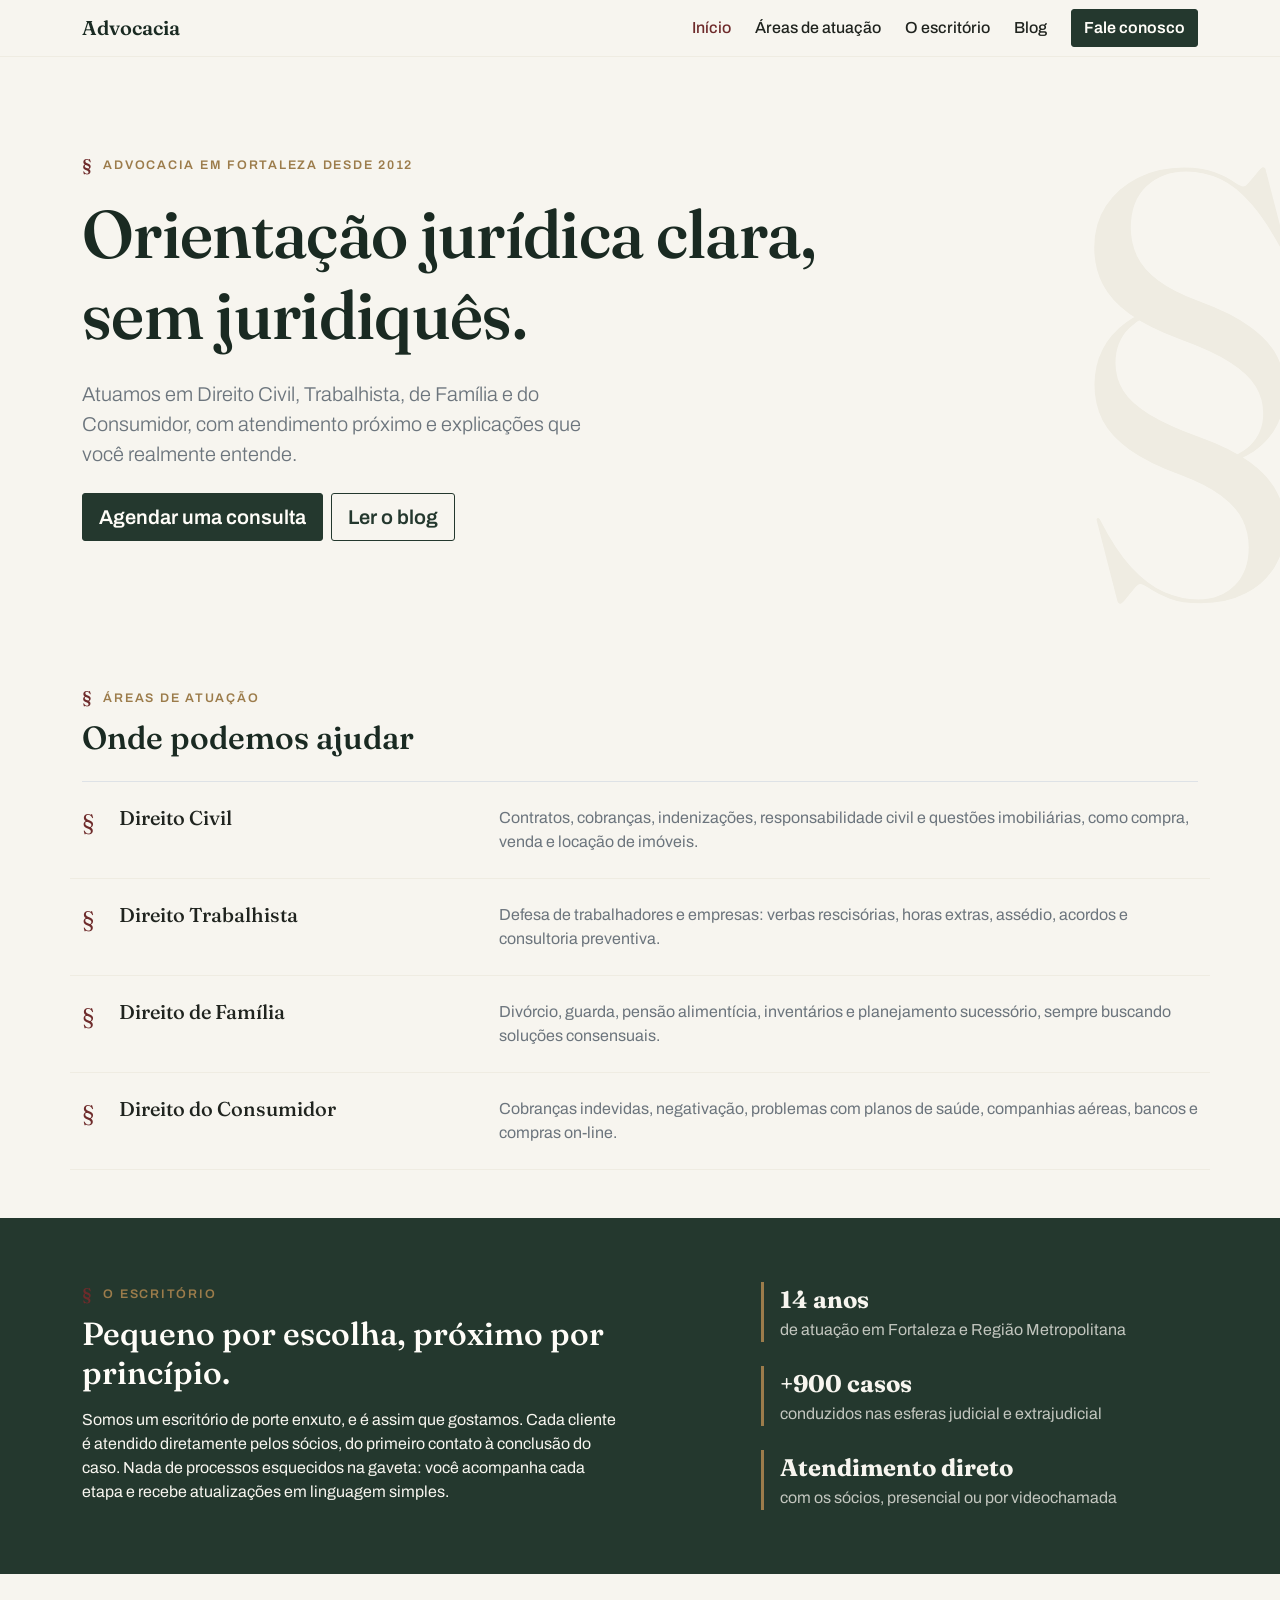
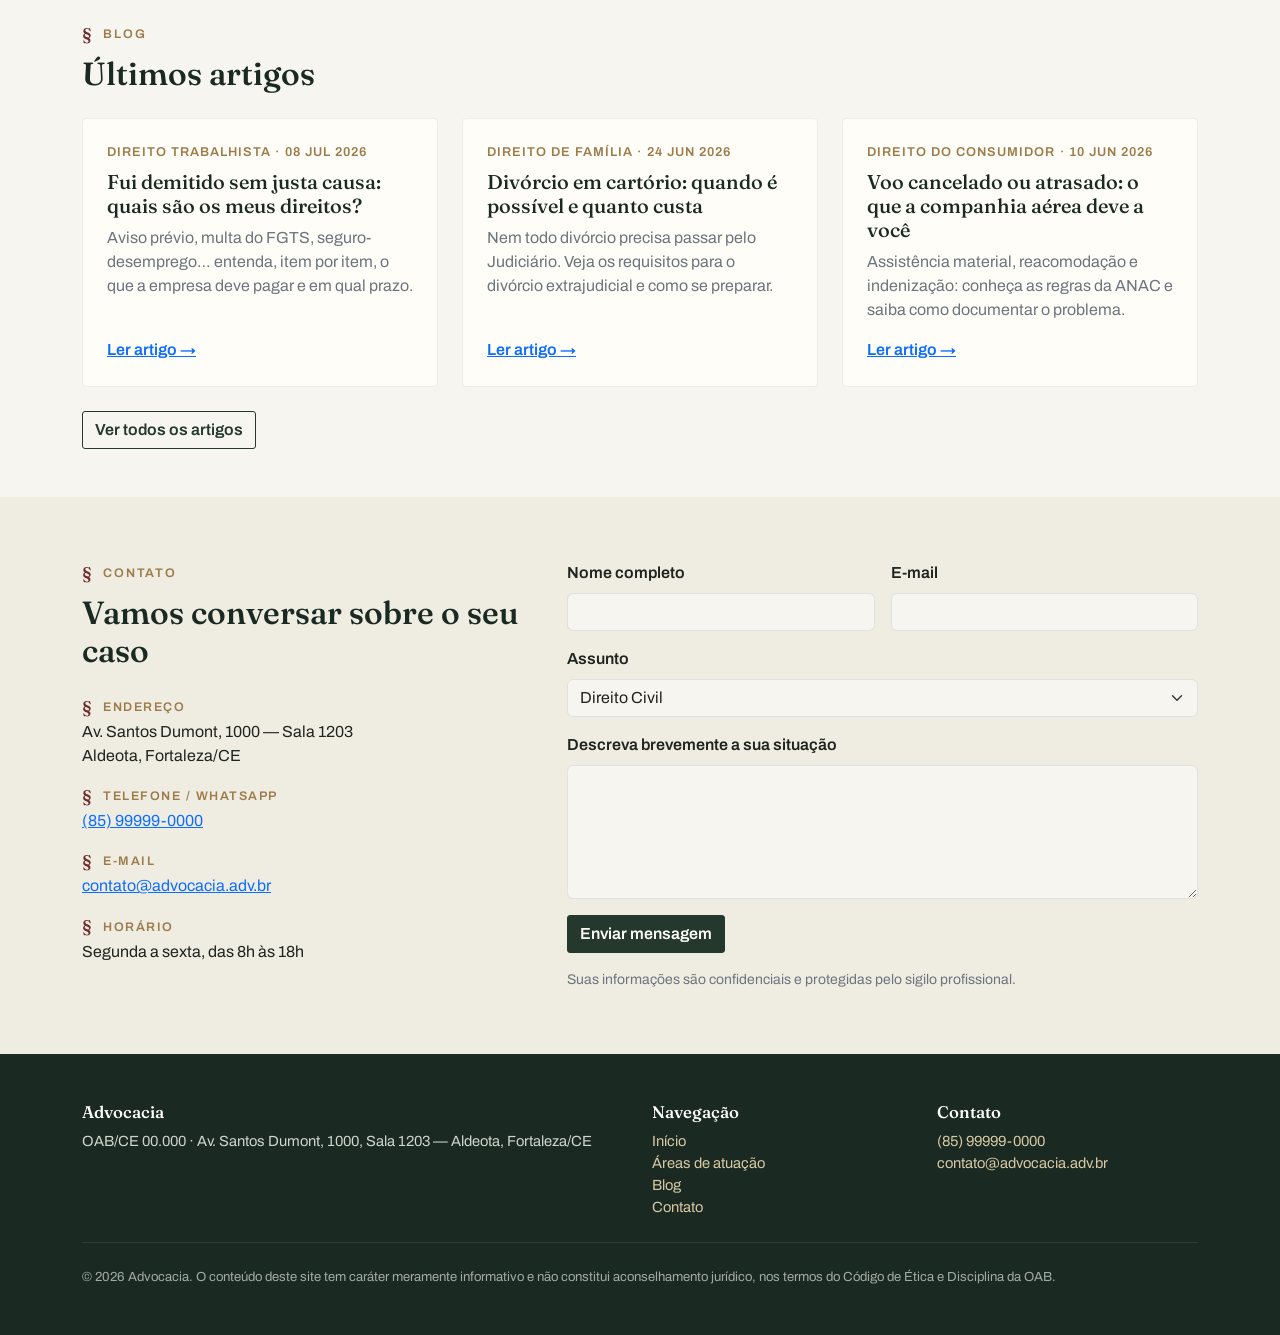
<file: index.html>
<!DOCTYPE html>
<html lang="pt-BR">
<head>
  <meta charset="UTF-8">
  <meta name="viewport" content="width=device-width, initial-scale=1.0">
  <title>Advocacia — Fortaleza/CE</title>
  <meta name="description" content="Escritório de advocacia em Fortaleza especializado em Direito Civil, Trabalhista, de Família e do Consumidor. Atendimento próximo e orientação clara.">
  <link href="https://cdn.jsdelivr.net/npm/bootstrap@5.3.3/dist/css/bootstrap.min.css" rel="stylesheet" integrity="sha384-QWTKZyjpPEjISv5WaRU9OFeRpok6YctnYmDr5pNlyT2bRjXh0JMhjY6hW+ALEwIH" crossorigin="anonymous">
  <link rel="preconnect" href="https://fonts.googleapis.com">
  <link rel="preconnect" href="https://fonts.gstatic.com" crossorigin>
  <link href="https://fonts.googleapis.com/css2?family=Archivo:wght@400;500;600&family=Fraunces:opsz,wght@9..144,500;9..144,600&display=swap" rel="stylesheet">
  <link rel="stylesheet" href="css/custom.css">
</head>
<body>

<!-- NAVBAR -->
<nav class="navbar navbar-expand-lg navbar-vp sticky-top">
  <div class="container">
    <a class="navbar-brand fw-semibold" href="index.html">Advocacia</a>
    <button class="navbar-toggler" type="button" data-bs-toggle="collapse" data-bs-target="#menu"
            aria-controls="menu" aria-expanded="false" aria-label="Abrir menu">
      <span class="navbar-toggler-icon"></span>
    </button>
    <div class="collapse navbar-collapse" id="menu">
      <ul class="navbar-nav ms-auto align-items-lg-center gap-lg-2">
        <li class="nav-item"><a class="nav-link active" aria-current="page" href="index.html">Início</a></li>
        <li class="nav-item"><a class="nav-link" href="index.html#areas">Áreas de atuação</a></li>
        <li class="nav-item"><a class="nav-link" href="index.html#sobre">O escritório</a></li>
        <li class="nav-item"><a class="nav-link" href="blog.html">Blog</a></li>
        <li class="nav-item ms-lg-2 mt-2 mt-lg-0">
          <a class="btn btn-vp" href="index.html#contato">Fale conosco</a>
        </li>
      </ul>
    </div>
  </div>
</nav>

<main>

  <!-- HERO -->
  <section class="hero py-5 py-lg-5">
    <div class="container py-lg-5 py-4">
      <p class="eyebrow mb-3">Advocacia em Fortaleza desde 2012</p>
      <h1 class="mb-4">Orientação jurídica clara,<br>sem juridiquês.</h1>
      <p class="lead text-secondary mb-4" style="max-width: 34rem;">
        Atuamos em Direito Civil, Trabalhista, de Família e do Consumidor,
        com atendimento próximo e explicações que você realmente entende.
      </p>
      <div class="d-flex flex-wrap gap-2">
        <a class="btn btn-vp btn-lg" href="#contato">Agendar uma consulta</a>
        <a class="btn btn-vp-outline btn-lg" href="blog.html">Ler o blog</a>
      </div>
    </div>
  </section>

  <!-- ÁREAS DE ATUAÇÃO -->
  <section class="py-5" id="areas">
    <div class="container">
      <p class="eyebrow mb-2">Áreas de atuação</p>
      <h2 class="mb-4">Onde podemos ajudar</h2>

      <div class="border-top">
        <div class="row area-item py-4 gx-4">
          <div class="col-auto"><span class="marcador">§</span></div>
          <div class="col-12 col-md-4"><h3 class="h5 mb-2 mb-md-0">Direito Civil</h3></div>
          <div class="col"><p class="text-secondary mb-0">Contratos, cobranças, indenizações, responsabilidade civil e questões imobiliárias, como compra, venda e locação de imóveis.</p></div>
        </div>
        <div class="row area-item py-4 gx-4">
          <div class="col-auto"><span class="marcador">§</span></div>
          <div class="col-12 col-md-4"><h3 class="h5 mb-2 mb-md-0">Direito Trabalhista</h3></div>
          <div class="col"><p class="text-secondary mb-0">Defesa de trabalhadores e empresas: verbas rescisórias, horas extras, assédio, acordos e consultoria preventiva.</p></div>
        </div>
        <div class="row area-item py-4 gx-4">
          <div class="col-auto"><span class="marcador">§</span></div>
          <div class="col-12 col-md-4"><h3 class="h5 mb-2 mb-md-0">Direito de Família</h3></div>
          <div class="col"><p class="text-secondary mb-0">Divórcio, guarda, pensão alimentícia, inventários e planejamento sucessório, sempre buscando soluções consensuais.</p></div>
        </div>
        <div class="row area-item py-4 gx-4">
          <div class="col-auto"><span class="marcador">§</span></div>
          <div class="col-12 col-md-4"><h3 class="h5 mb-2 mb-md-0">Direito do Consumidor</h3></div>
          <div class="col"><p class="text-secondary mb-0">Cobranças indevidas, negativação, problemas com planos de saúde, companhias aéreas, bancos e compras on-line.</p></div>
        </div>
      </div>
    </div>
  </section>

  <!-- SOBRE -->
  <section class="py-5 bg-vp-verde" id="sobre">
    <div class="container py-lg-3">
      <div class="row g-5">
        <div class="col-lg-7">
          <p class="eyebrow mb-2">O escritório</p>
          <h2 class="mb-3">Pequeno por escolha, próximo por princípio.</h2>
          <p class="mb-0" style="max-width: 34rem;">
            Somos um escritório de porte enxuto, e é assim que gostamos.
            Cada cliente é atendido diretamente pelos sócios, do primeiro
            contato à conclusão do caso. Nada de processos esquecidos na
            gaveta: você acompanha cada etapa e recebe atualizações em
            linguagem simples.
          </p>
        </div>
        <div class="col-lg-5 d-grid gap-4 align-content-start">
          <div class="destaque ps-3">
            <strong>14 anos</strong>
            <span class="opacity-75">de atuação em Fortaleza e Região Metropolitana</span>
          </div>
          <div class="destaque ps-3">
            <strong>+900 casos</strong>
            <span class="opacity-75">conduzidos nas esferas judicial e extrajudicial</span>
          </div>
          <div class="destaque ps-3">
            <strong>Atendimento direto</strong>
            <span class="opacity-75">com os sócios, presencial ou por videochamada</span>
          </div>
        </div>
      </div>
    </div>
  </section>

  <!-- BLOG (PRÉVIA) -->
  <section class="py-5" id="blog-previa">
    <div class="container">
      <p class="eyebrow mb-2">Blog</p>
      <h2 class="mb-4">Últimos artigos</h2>
      <div class="row g-4">
        <div class="col-md-6 col-lg-4 d-flex">
          <article class="post-card card p-2 flex-fill">
            <div class="card-body d-flex flex-column">
              <span class="meta mb-2">Direito Trabalhista · 08 jul 2026</span>
              <h3 class="card-title h5"><a href="artigo.html">Fui demitido sem justa causa: quais são os meus direitos?</a></h3>
              <p class="card-text text-secondary flex-grow-1">Aviso prévio, multa do FGTS, seguro-desemprego… entenda, item por item, o que a empresa deve pagar e em qual prazo.</p>
              <a class="fw-semibold" href="artigo.html">Ler artigo →</a>
            </div>
          </article>
        </div>
        <div class="col-md-6 col-lg-4 d-flex">
          <article class="post-card card p-2 flex-fill">
            <div class="card-body d-flex flex-column">
              <span class="meta mb-2">Direito de Família · 24 jun 2026</span>
              <h3 class="card-title h5"><a href="artigo.html">Divórcio em cartório: quando é possível e quanto custa</a></h3>
              <p class="card-text text-secondary flex-grow-1">Nem todo divórcio precisa passar pelo Judiciário. Veja os requisitos para o divórcio extrajudicial e como se preparar.</p>
              <a class="fw-semibold" href="artigo.html">Ler artigo →</a>
            </div>
          </article>
        </div>
        <div class="col-md-6 col-lg-4 d-flex">
          <article class="post-card card p-2 flex-fill">
            <div class="card-body d-flex flex-column">
              <span class="meta mb-2">Direito do Consumidor · 10 jun 2026</span>
              <h3 class="card-title h5"><a href="artigo.html">Voo cancelado ou atrasado: o que a companhia aérea deve a você</a></h3>
              <p class="card-text text-secondary flex-grow-1">Assistência material, reacomodação e indenização: conheça as regras da ANAC e saiba como documentar o problema.</p>
              <a class="fw-semibold" href="artigo.html">Ler artigo →</a>
            </div>
          </article>
        </div>
      </div>
      <a class="btn btn-vp-outline mt-4" href="blog.html">Ver todos os artigos</a>
    </div>
  </section>

  <!-- CONTATO -->
  <section class="py-5 bg-vp-papel-2" id="contato">
    <div class="container py-lg-3">
      <div class="row g-5">
        <div class="col-lg-5">
          <p class="eyebrow mb-2">Contato</p>
          <h2 class="mb-4">Vamos conversar sobre o seu caso</h2>
          <dl class="d-grid gap-3 mb-0">
            <div>
              <dt class="eyebrow" style="letter-spacing:0.12em;">Endereço</dt>
              <dd class="mb-0">Av. Santos Dumont, 1000 — Sala 1203<br>Aldeota, Fortaleza/CE</dd>
            </div>
            <div>
              <dt class="eyebrow" style="letter-spacing:0.12em;">Telefone / WhatsApp</dt>
              <dd class="mb-0"><a href="https://wa.me/5585999990000">(85) 99999-0000</a></dd>
            </div>
            <div>
              <dt class="eyebrow" style="letter-spacing:0.12em;">E-mail</dt>
              <dd class="mb-0"><a href="mailto:contato@advocacia.adv.br">contato@advocacia.adv.br</a></dd>
            </div>
            <div>
              <dt class="eyebrow" style="letter-spacing:0.12em;">Horário</dt>
              <dd class="mb-0">Segunda a sexta, das 8h às 18h</dd>
            </div>
          </dl>
        </div>
        <div class="col-lg-7">
          <form action="https://formspree.io/f/mvkovbkw" method="POST" class="d-grid gap-3">
            <div class="row g-3">
              <div class="col-md-6">
                <label class="form-label fw-semibold" for="nome">Nome completo</label>
                <input class="form-control" type="text" id="nome" name="nome" required autocomplete="name">
              </div>
              <div class="col-md-6">
                <label class="form-label fw-semibold" for="email">E-mail</label>
                <input class="form-control" type="email" id="email" name="email" required autocomplete="email">
              </div>
            </div>
            <div>
              <label class="form-label fw-semibold" for="assunto">Assunto</label>
              <select class="form-select" id="assunto" name="assunto">
                <option>Direito Civil</option>
                <option>Direito Trabalhista</option>
                <option>Direito de Família</option>
                <option>Direito do Consumidor</option>
                <option>Outro</option>
              </select>
            </div>
            <div>
              <label class="form-label fw-semibold" for="mensagem">Descreva brevemente a sua situação</label>
              <textarea class="form-control" id="mensagem" name="mensagem" rows="5" required></textarea>
            </div>
            <div>
              <button class="btn btn-vp" type="submit">Enviar mensagem</button>
            </div>
            <p class="small text-secondary mb-0">Suas informações são confidenciais e protegidas pelo sigilo profissional.</p>
          </form>
        </div>
      </div>
    </div>
  </section>

</main>

<!-- RODAPÉ -->
<footer class="footer-vp py-5">
  <div class="container">
    <div class="row g-4 pb-4">
      <div class="col-lg-6">
        <h3>Advocacia</h3>
        <p class="mb-0">OAB/CE 00.000 · Av. Santos Dumont, 1000, Sala 1203 — Aldeota, Fortaleza/CE</p>
      </div>
      <div class="col-6 col-lg-3">
        <h3>Navegação</h3>
        <p class="mb-0">
          <a href="index.html">Início</a><br>
          <a href="index.html#areas">Áreas de atuação</a><br>
          <a href="blog.html">Blog</a><br>
          <a href="index.html#contato">Contato</a>
        </p>
      </div>
      <div class="col-6 col-lg-3">
        <h3>Contato</h3>
        <p class="mb-0">
          <a href="https://wa.me/5585999990000">(85) 99999-0000</a><br>
          <a href="mailto:contato@advocacia.adv.br">contato@advocacia.adv.br</a>
        </p>
      </div>
    </div>
    <p class="legal pt-4 mb-0">
      © 2026 Advocacia. O conteúdo deste site tem caráter meramente informativo
      e não constitui aconselhamento jurídico, nos termos do Código de Ética e Disciplina da OAB.
    </p>
  </div>
</footer>

<script src="https://cdn.jsdelivr.net/npm/bootstrap@5.3.3/dist/js/bootstrap.bundle.min.js" integrity="sha384-YvpcrYf0tY3lHB60NNkmXc5s9fDVZLESaAA55NDzOxhy9GkcIdslK1eN7N6jIeHz" crossorigin="anonymous"></script>
</body>
</html>
</file>
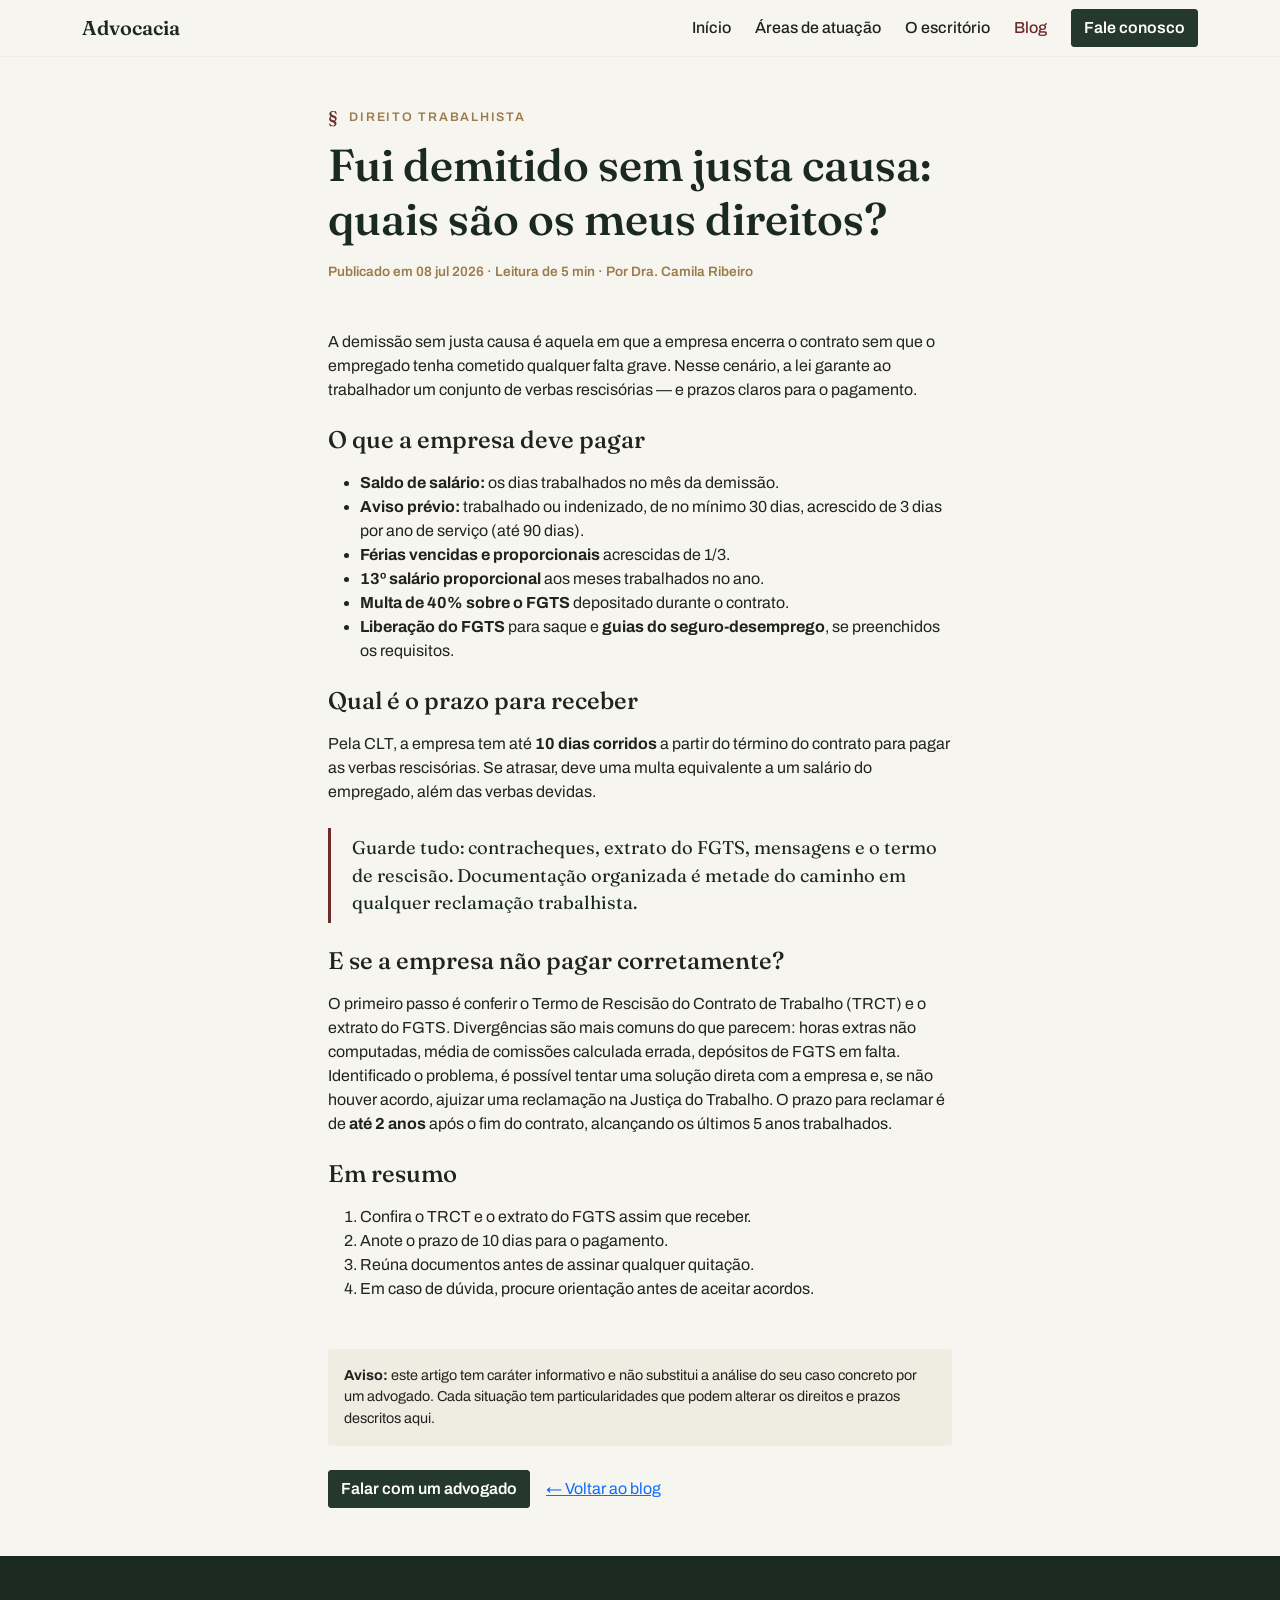
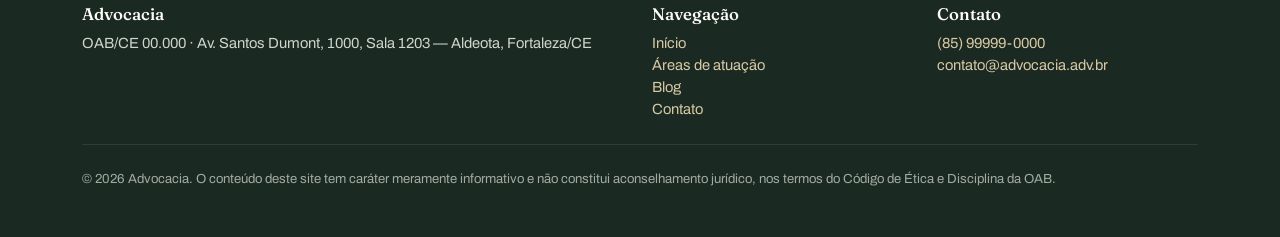
<file: artigo.html>
<!DOCTYPE html>
<html lang="pt-BR">
<head>
  <meta charset="UTF-8">
  <meta name="viewport" content="width=device-width, initial-scale=1.0">
  <title>Fui demitido sem justa causa: quais são os meus direitos? — Advocacia</title>
  <meta name="description" content="Aviso prévio, multa do FGTS, seguro-desemprego: entenda o que a empresa deve pagar na demissão sem justa causa.">
  <link href="https://cdn.jsdelivr.net/npm/bootstrap@5.3.3/dist/css/bootstrap.min.css" rel="stylesheet" integrity="sha384-QWTKZyjpPEjISv5WaRU9OFeRpok6YctnYmDr5pNlyT2bRjXh0JMhjY6hW+ALEwIH" crossorigin="anonymous">
  <link rel="preconnect" href="https://fonts.googleapis.com">
  <link rel="preconnect" href="https://fonts.gstatic.com" crossorigin>
  <link href="https://fonts.googleapis.com/css2?family=Archivo:wght@400;500;600&family=Fraunces:opsz,wght@9..144,500;9..144,600&display=swap" rel="stylesheet">
  <link rel="stylesheet" href="css/custom.css">
</head>
<body>

<!-- NAVBAR -->
<nav class="navbar navbar-expand-lg navbar-vp sticky-top">
  <div class="container">
    <a class="navbar-brand fw-semibold" href="index.html">Advocacia</a>
    <button class="navbar-toggler" type="button" data-bs-toggle="collapse" data-bs-target="#menu"
            aria-controls="menu" aria-expanded="false" aria-label="Abrir menu">
      <span class="navbar-toggler-icon"></span>
    </button>
    <div class="collapse navbar-collapse" id="menu">
      <ul class="navbar-nav ms-auto align-items-lg-center gap-lg-2">
        <li class="nav-item"><a class="nav-link" href="index.html">Início</a></li>
        <li class="nav-item"><a class="nav-link" href="index.html#areas">Áreas de atuação</a></li>
        <li class="nav-item"><a class="nav-link" href="index.html#sobre">O escritório</a></li>
        <li class="nav-item"><a class="nav-link active" aria-current="page" href="blog.html">Blog</a></li>
        <li class="nav-item ms-lg-2 mt-2 mt-lg-0">
          <a class="btn btn-vp" href="index.html#contato">Fale conosco</a>
        </li>
      </ul>
    </div>
  </div>
</nav>

<main class="py-5">
  <article class="artigo container">
    <header class="mb-5">
      <p class="eyebrow mb-2">Direito Trabalhista</p>
      <h1 style="font-size: clamp(1.9rem, 4vw, 2.8rem);">Fui demitido sem justa causa: quais são os meus direitos?</h1>
      <p class="meta mt-3 mb-0">Publicado em 08 jul 2026 · Leitura de 5 min · Por Dra. Camila Ribeiro</p>
    </header>

    <p>
      A demissão sem justa causa é aquela em que a empresa encerra o contrato
      sem que o empregado tenha cometido qualquer falta grave. Nesse cenário,
      a lei garante ao trabalhador um conjunto de verbas rescisórias — e prazos
      claros para o pagamento.
    </p>

    <h2 class="h4 mt-4 mb-3">O que a empresa deve pagar</h2>
    <ul>
      <li><strong>Saldo de salário:</strong> os dias trabalhados no mês da demissão.</li>
      <li><strong>Aviso prévio:</strong> trabalhado ou indenizado, de no mínimo 30 dias, acrescido de 3 dias por ano de serviço (até 90 dias).</li>
      <li><strong>Férias vencidas e proporcionais</strong> acrescidas de 1/3.</li>
      <li><strong>13º salário proporcional</strong> aos meses trabalhados no ano.</li>
      <li><strong>Multa de 40% sobre o FGTS</strong> depositado durante o contrato.</li>
      <li><strong>Liberação do FGTS</strong> para saque e <strong>guias do seguro-desemprego</strong>, se preenchidos os requisitos.</li>
    </ul>

    <h2 class="h4 mt-4 mb-3">Qual é o prazo para receber</h2>
    <p>
      Pela CLT, a empresa tem até <strong>10 dias corridos</strong> a partir do
      término do contrato para pagar as verbas rescisórias. Se atrasar, deve
      uma multa equivalente a um salário do empregado, além das verbas devidas.
    </p>

    <blockquote class="my-4">
      Guarde tudo: contracheques, extrato do FGTS, mensagens e o termo de
      rescisão. Documentação organizada é metade do caminho em qualquer
      reclamação trabalhista.
    </blockquote>

    <h2 class="h4 mt-4 mb-3">E se a empresa não pagar corretamente?</h2>
    <p>
      O primeiro passo é conferir o Termo de Rescisão do Contrato de Trabalho
      (TRCT) e o extrato do FGTS. Divergências são mais comuns do que parecem:
      horas extras não computadas, média de comissões calculada errada,
      depósitos de FGTS em falta. Identificado o problema, é possível tentar
      uma solução direta com a empresa e, se não houver acordo, ajuizar uma
      reclamação na Justiça do Trabalho. O prazo para reclamar é de
      <strong>até 2 anos</strong> após o fim do contrato, alcançando os últimos
      5 anos trabalhados.
    </p>

    <h2 class="h4 mt-4 mb-3">Em resumo</h2>
    <ol>
      <li>Confira o TRCT e o extrato do FGTS assim que receber.</li>
      <li>Anote o prazo de 10 dias para o pagamento.</li>
      <li>Reúna documentos antes de assinar qualquer quitação.</li>
      <li>Em caso de dúvida, procure orientação antes de aceitar acordos.</li>
    </ol>

    <div class="aviso p-3 mt-5">
      <strong>Aviso:</strong> este artigo tem caráter informativo e não substitui
      a análise do seu caso concreto por um advogado. Cada situação tem
      particularidades que podem alterar os direitos e prazos descritos aqui.
    </div>

    <div class="d-flex align-items-center gap-3 mt-4">
      <a class="btn btn-vp" href="index.html#contato">Falar com um advogado</a>
      <a href="blog.html">← Voltar ao blog</a>
    </div>
  </article>
</main>

<!-- RODAPÉ -->
<footer class="footer-vp py-5">
  <div class="container">
    <div class="row g-4 pb-4">
      <div class="col-lg-6">
        <h3>Advocacia</h3>
        <p class="mb-0">OAB/CE 00.000 · Av. Santos Dumont, 1000, Sala 1203 — Aldeota, Fortaleza/CE</p>
      </div>
      <div class="col-6 col-lg-3">
        <h3>Navegação</h3>
        <p class="mb-0">
          <a href="index.html">Início</a><br>
          <a href="index.html#areas">Áreas de atuação</a><br>
          <a href="blog.html">Blog</a><br>
          <a href="index.html#contato">Contato</a>
        </p>
      </div>
      <div class="col-6 col-lg-3">
        <h3>Contato</h3>
        <p class="mb-0">
          <a href="https://wa.me/5585999990000">(85) 99999-0000</a><br>
          <a href="mailto:contato@advocacia.adv.br">contato@advocacia.adv.br</a>
        </p>
      </div>
    </div>
    <p class="legal pt-4 mb-0">
      © 2026 Advocacia. O conteúdo deste site tem caráter meramente informativo
      e não constitui aconselhamento jurídico, nos termos do Código de Ética e Disciplina da OAB.
    </p>
  </div>
</footer>

<script src="https://cdn.jsdelivr.net/npm/bootstrap@5.3.3/dist/js/bootstrap.bundle.min.js" integrity="sha384-YvpcrYf0tY3lHB60NNkmXc5s9fDVZLESaAA55NDzOxhy9GkcIdslK1eN7N6jIeHz" crossorigin="anonymous"></script>
</body>
</html>
</file>
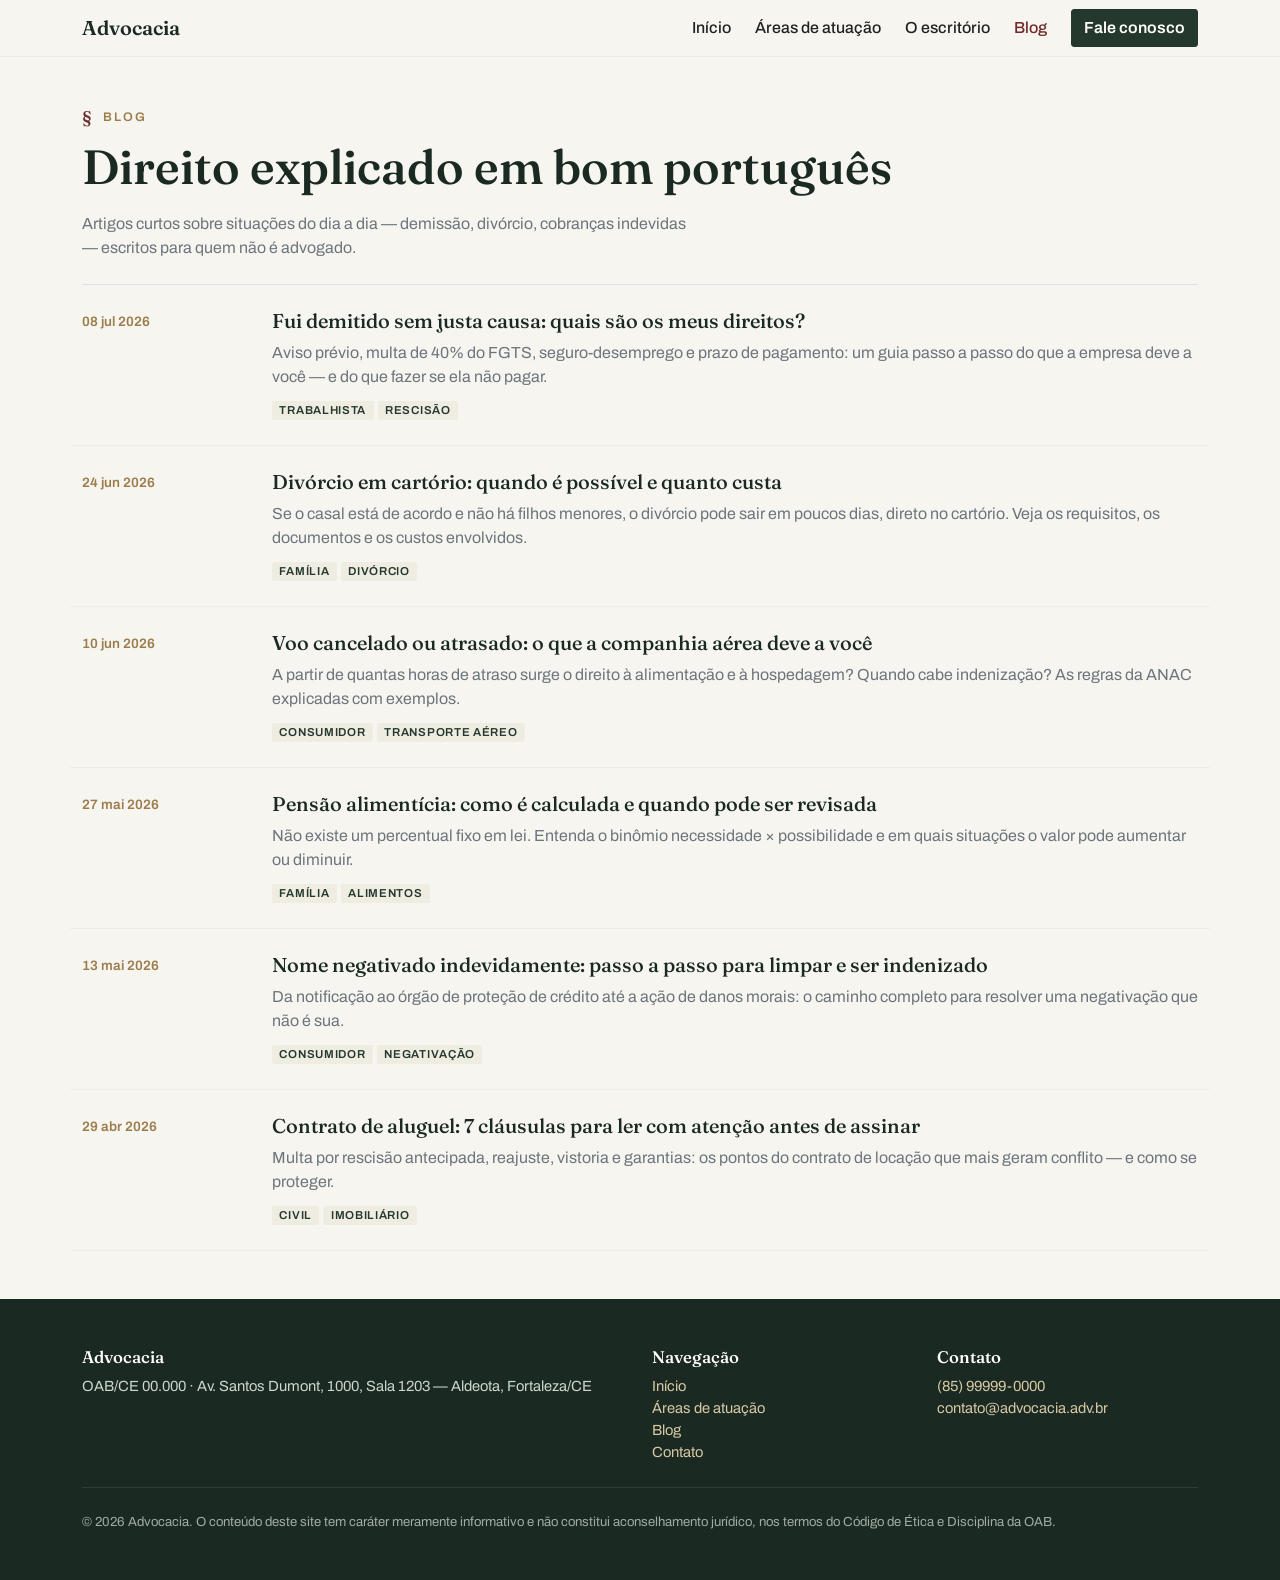
<file: blog.html>
<!DOCTYPE html>
<html lang="pt-BR">
<head>
  <meta charset="UTF-8">
  <meta name="viewport" content="width=device-width, initial-scale=1.0">
  <title>Blog — Advocacia</title>
  <meta name="description" content="Artigos em linguagem simples sobre Direito Civil, Trabalhista, de Família e do Consumidor.">
  <link href="https://cdn.jsdelivr.net/npm/bootstrap@5.3.3/dist/css/bootstrap.min.css" rel="stylesheet" integrity="sha384-QWTKZyjpPEjISv5WaRU9OFeRpok6YctnYmDr5pNlyT2bRjXh0JMhjY6hW+ALEwIH" crossorigin="anonymous">
  <link rel="preconnect" href="https://fonts.googleapis.com">
  <link rel="preconnect" href="https://fonts.gstatic.com" crossorigin>
  <link href="https://fonts.googleapis.com/css2?family=Archivo:wght@400;500;600&family=Fraunces:opsz,wght@9..144,500;9..144,600&display=swap" rel="stylesheet">
  <link rel="stylesheet" href="css/custom.css">
</head>
<body>

<!-- NAVBAR -->
<nav class="navbar navbar-expand-lg navbar-vp sticky-top">
  <div class="container">
    <a class="navbar-brand fw-semibold" href="index.html">Advocacia</a>
    <button class="navbar-toggler" type="button" data-bs-toggle="collapse" data-bs-target="#menu"
            aria-controls="menu" aria-expanded="false" aria-label="Abrir menu">
      <span class="navbar-toggler-icon"></span>
    </button>
    <div class="collapse navbar-collapse" id="menu">
      <ul class="navbar-nav ms-auto align-items-lg-center gap-lg-2">
        <li class="nav-item"><a class="nav-link" href="index.html">Início</a></li>
        <li class="nav-item"><a class="nav-link" href="index.html#areas">Áreas de atuação</a></li>
        <li class="nav-item"><a class="nav-link" href="index.html#sobre">O escritório</a></li>
        <li class="nav-item"><a class="nav-link active" aria-current="page" href="blog.html">Blog</a></li>
        <li class="nav-item ms-lg-2 mt-2 mt-lg-0">
          <a class="btn btn-vp" href="index.html#contato">Fale conosco</a>
        </li>
      </ul>
    </div>
  </div>
</nav>

<main class="py-5">
  <div class="container">
    <p class="eyebrow mb-2">Blog</p>
    <h1 class="mb-3" style="font-size: clamp(2rem, 4.5vw, 3rem);">Direito explicado em bom português</h1>
    <p class="text-secondary mb-4" style="max-width: 38rem;">
      Artigos curtos sobre situações do dia a dia — demissão, divórcio, cobranças
      indevidas — escritos para quem não é advogado.
    </p>

    <div class="border-top">

      <article class="post-item row py-4 gx-4">
        <div class="col-md-2"><time datetime="2026-07-08">08 jul 2026</time></div>
        <div class="col-md-10">
          <h3 class="h5"><a href="artigo.html">Fui demitido sem justa causa: quais são os meus direitos?</a></h3>
          <p class="text-secondary mb-2">Aviso prévio, multa de 40% do FGTS, seguro-desemprego e prazo de pagamento: um guia passo a passo do que a empresa deve a você — e do que fazer se ela não pagar.</p>
          <span class="badge badge-vp me-1">Trabalhista</span><span class="badge badge-vp">Rescisão</span>
        </div>
      </article>

      <article class="post-item row py-4 gx-4">
        <div class="col-md-2"><time datetime="2026-06-24">24 jun 2026</time></div>
        <div class="col-md-10">
          <h3 class="h5"><a href="artigo.html">Divórcio em cartório: quando é possível e quanto custa</a></h3>
          <p class="text-secondary mb-2">Se o casal está de acordo e não há filhos menores, o divórcio pode sair em poucos dias, direto no cartório. Veja os requisitos, os documentos e os custos envolvidos.</p>
          <span class="badge badge-vp me-1">Família</span><span class="badge badge-vp">Divórcio</span>
        </div>
      </article>

      <article class="post-item row py-4 gx-4">
        <div class="col-md-2"><time datetime="2026-06-10">10 jun 2026</time></div>
        <div class="col-md-10">
          <h3 class="h5"><a href="artigo.html">Voo cancelado ou atrasado: o que a companhia aérea deve a você</a></h3>
          <p class="text-secondary mb-2">A partir de quantas horas de atraso surge o direito à alimentação e à hospedagem? Quando cabe indenização? As regras da ANAC explicadas com exemplos.</p>
          <span class="badge badge-vp me-1">Consumidor</span><span class="badge badge-vp">Transporte aéreo</span>
        </div>
      </article>

      <article class="post-item row py-4 gx-4">
        <div class="col-md-2"><time datetime="2026-05-27">27 mai 2026</time></div>
        <div class="col-md-10">
          <h3 class="h5"><a href="artigo.html">Pensão alimentícia: como é calculada e quando pode ser revisada</a></h3>
          <p class="text-secondary mb-2">Não existe um percentual fixo em lei. Entenda o binômio necessidade × possibilidade e em quais situações o valor pode aumentar ou diminuir.</p>
          <span class="badge badge-vp me-1">Família</span><span class="badge badge-vp">Alimentos</span>
        </div>
      </article>

      <article class="post-item row py-4 gx-4">
        <div class="col-md-2"><time datetime="2026-05-13">13 mai 2026</time></div>
        <div class="col-md-10">
          <h3 class="h5"><a href="artigo.html">Nome negativado indevidamente: passo a passo para limpar e ser indenizado</a></h3>
          <p class="text-secondary mb-2">Da notificação ao órgão de proteção de crédito até a ação de danos morais: o caminho completo para resolver uma negativação que não é sua.</p>
          <span class="badge badge-vp me-1">Consumidor</span><span class="badge badge-vp">Negativação</span>
        </div>
      </article>

      <article class="post-item row py-4 gx-4">
        <div class="col-md-2"><time datetime="2026-04-29">29 abr 2026</time></div>
        <div class="col-md-10">
          <h3 class="h5"><a href="artigo.html">Contrato de aluguel: 7 cláusulas para ler com atenção antes de assinar</a></h3>
          <p class="text-secondary mb-2">Multa por rescisão antecipada, reajuste, vistoria e garantias: os pontos do contrato de locação que mais geram conflito — e como se proteger.</p>
          <span class="badge badge-vp me-1">Civil</span><span class="badge badge-vp">Imobiliário</span>
        </div>
      </article>

    </div>
  </div>
</main>

<!-- RODAPÉ -->
<footer class="footer-vp py-5">
  <div class="container">
    <div class="row g-4 pb-4">
      <div class="col-lg-6">
        <h3>Advocacia</h3>
        <p class="mb-0">OAB/CE 00.000 · Av. Santos Dumont, 1000, Sala 1203 — Aldeota, Fortaleza/CE</p>
      </div>
      <div class="col-6 col-lg-3">
        <h3>Navegação</h3>
        <p class="mb-0">
          <a href="index.html">Início</a><br>
          <a href="index.html#areas">Áreas de atuação</a><br>
          <a href="blog.html">Blog</a><br>
          <a href="index.html#contato">Contato</a>
        </p>
      </div>
      <div class="col-6 col-lg-3">
        <h3>Contato</h3>
        <p class="mb-0">
          <a href="https://wa.me/5585999990000">(85) 99999-0000</a><br>
          <a href="mailto:contato@advocacia.adv.br">contato@advocacia.adv.br</a>
        </p>
      </div>
    </div>
    <p class="legal pt-4 mb-0">
      © 2026 Advocacia. O conteúdo deste site tem caráter meramente informativo
      e não constitui aconselhamento jurídico, nos termos do Código de Ética e Disciplina da OAB.
    </p>
  </div>
</footer>

<script src="https://cdn.jsdelivr.net/npm/bootstrap@5.3.3/dist/js/bootstrap.bundle.min.js" integrity="sha384-YvpcrYf0tY3lHB60NNkmXc5s9fDVZLESaAA55NDzOxhy9GkcIdslK1eN7N6jIeHz" crossorigin="anonymous"></script>
</body>
</html>
</file>
<file: css/custom.css>
/* =========================================================
   Vasconcelos & Prado Advocacia — custom.css
   Customização sobre o Bootstrap 5.3
   Paleta "Estante Jurídica":
   --vp-verde  #24382E | --vp-papel #F7F5EF | --vp-couro #6E2B2B
   --vp-bronze #9C7C4B | --vp-tinta #20241F
   ========================================================= */

:root {
  --vp-verde: #24382e;
  --vp-verde-escuro: #1a2a22;
  --vp-papel: #f7f5ef;
  --vp-papel-2: #efece2;
  --vp-tinta: #20241f;
  --vp-couro: #6e2b2b;
  --vp-bronze: #9c7c4b;
  --vp-branco: #fffdf8;

  /* Sobrescreve variáveis do Bootstrap */
  --bs-body-bg: var(--vp-papel);
  --bs-body-color: var(--vp-tinta);
  --bs-body-font-family: "Archivo", "Helvetica Neue", Arial, sans-serif;
  --bs-link-color: var(--vp-couro);
  --bs-link-hover-color: var(--vp-verde);
  --bs-primary: #24382e;
  --bs-primary-rgb: 36, 56, 46;
}

h1, h2, h3, .navbar-brand, .display-titulo {
  font-family: "Fraunces", Georgia, serif;
  font-weight: 550;
  color: var(--vp-verde-escuro);
}

/* ---------- Componentes reaproveitáveis ---------- */
.eyebrow {
  font-size: 0.78rem;
  font-weight: 600;
  letter-spacing: 0.14em;
  text-transform: uppercase;
  color: var(--vp-bronze);
  display: flex;
  align-items: center;
  gap: 0.6rem;
}
.eyebrow::before {
  content: "§";
  font-family: "Fraunces", Georgia, serif;
  font-size: 1.05rem;
  color: var(--vp-couro);
}

.btn-vp {
  --bs-btn-bg: var(--vp-verde);
  --bs-btn-border-color: var(--vp-verde);
  --bs-btn-color: var(--vp-branco);
  --bs-btn-hover-bg: var(--vp-couro);
  --bs-btn-hover-border-color: var(--vp-couro);
  --bs-btn-hover-color: var(--vp-branco);
  --bs-btn-active-bg: var(--vp-verde-escuro);
  --bs-btn-active-border-color: var(--vp-verde-escuro);
  --bs-btn-active-color: var(--vp-branco);
  font-weight: 600;
  border-radius: 3px;
}
.btn-vp-outline {
  --bs-btn-color: var(--vp-verde);
  --bs-btn-border-color: var(--vp-verde);
  --bs-btn-hover-bg: var(--vp-verde);
  --bs-btn-hover-border-color: var(--vp-verde);
  --bs-btn-hover-color: var(--vp-branco);
  --bs-btn-active-bg: var(--vp-verde-escuro);
  --bs-btn-active-border-color: var(--vp-verde-escuro);
  --bs-btn-active-color: var(--vp-branco);
  font-weight: 600;
  border-radius: 3px;
  border-width: 1.5px;
}

/* ---------- Navbar ---------- */
.navbar-vp {
  background: color-mix(in srgb, var(--vp-papel) 92%, transparent);
  backdrop-filter: blur(6px);
  border-bottom: 1px solid var(--vp-papel-2);
}
.navbar-vp .navbar-brand span { color: var(--vp-couro); }
.navbar-vp .nav-link { font-weight: 500; color: var(--vp-tinta); }
.navbar-vp .nav-link:hover,
.navbar-vp .nav-link.active { color: var(--vp-couro); }

/* ---------- Hero ---------- */
.hero {
  position: relative;
  overflow: hidden;
}
.hero::after {
  content: "§";
  position: absolute;
  right: -0.05em;
  top: 50%;
  transform: translateY(-52%);
  font-family: "Fraunces", Georgia, serif;
  font-size: clamp(18rem, 38vw, 34rem);
  line-height: 1;
  color: var(--vp-papel-2);
  z-index: 0;
  user-select: none;
  pointer-events: none;
}
.hero .container { position: relative; z-index: 1; }
.hero h1 { font-size: clamp(2.4rem, 6vw, 4.2rem); letter-spacing: -0.01em; }

/* ---------- Áreas de atuação (lista com filetes) ---------- */
.area-item {
  border-bottom: 1px solid var(--vp-papel-2);
}
.area-item .marcador {
  font-family: "Fraunces", Georgia, serif;
  font-size: 1.4rem;
  color: var(--vp-couro);
}

/* ---------- Seção verde ---------- */
.bg-vp-verde { background-color: var(--vp-verde); color: var(--vp-papel); }
.bg-vp-verde h1, .bg-vp-verde h2, .bg-vp-verde h3 { color: var(--vp-branco); }
.bg-vp-verde a { color: #d8c9a5; }
.bg-vp-papel-2 { background-color: var(--vp-papel-2); }

.destaque { border-left: 3px solid var(--vp-bronze); }
.destaque strong {
  font-family: "Fraunces", Georgia, serif;
  font-size: 1.5rem;
  display: block;
}

/* ---------- Blog ---------- */
.post-card {
  background: var(--vp-branco);
  border: 1px solid var(--vp-papel-2);
  border-radius: 4px;
  transition: transform 0.2s ease, box-shadow 0.2s ease;
}
.post-card:hover { transform: translateY(-3px); box-shadow: 0 8px 24px rgba(32, 36, 31, 0.08); }
.post-card .meta {
  font-size: 0.8rem;
  letter-spacing: 0.08em;
  text-transform: uppercase;
  color: var(--vp-bronze);
  font-weight: 600;
}
.post-card .card-title a { color: var(--vp-verde-escuro); text-decoration: none; }
.post-card .card-title a:hover { color: var(--vp-couro); }

.post-item { border-bottom: 1px solid var(--vp-papel-2); }
.post-item time { font-size: 0.85rem; color: var(--vp-bronze); font-weight: 600; }
.post-item h3 a { text-decoration: none; color: var(--vp-verde-escuro); }
.post-item h3 a:hover { color: var(--vp-couro); }

.badge-vp {
  font-size: 0.72rem;
  font-weight: 600;
  letter-spacing: 0.06em;
  text-transform: uppercase;
  color: var(--vp-verde);
  background: var(--vp-papel-2);
  border-radius: 2px;
}

/* ---------- Artigo ---------- */
.artigo { max-width: 72ch; }
.artigo .meta { font-size: 0.85rem; color: var(--vp-bronze); font-weight: 600; }
.artigo blockquote {
  border-left: 3px solid var(--vp-couro);
  padding: 0.4rem 0 0.4rem 1.3rem;
  font-family: "Fraunces", Georgia, serif;
  font-size: 1.15rem;
  color: var(--vp-verde-escuro);
}
.aviso {
  background: var(--vp-papel-2);
  border-radius: 4px;
  font-size: 0.9rem;
}

/* ---------- Formulário ---------- */
.form-control:focus, .form-select:focus {
  border-color: var(--vp-verde);
  box-shadow: 0 0 0 0.25rem rgba(36, 56, 46, 0.15);
}

/* ---------- Rodapé ---------- */
.footer-vp { background: var(--vp-verde-escuro); color: #cfd6cd; font-size: 0.92rem; }
.footer-vp h3 { color: var(--vp-branco); font-size: 1.05rem; }
.footer-vp a { color: #d8c9a5; text-decoration: none; }
.footer-vp a:hover { text-decoration: underline; }
.footer-vp .legal { border-top: 1px solid rgba(255, 255, 255, 0.12); font-size: 0.82rem; opacity: 0.75; }

@media (prefers-reduced-motion: reduce) {
  .post-card, .btn { transition: none; }
}
</file>
